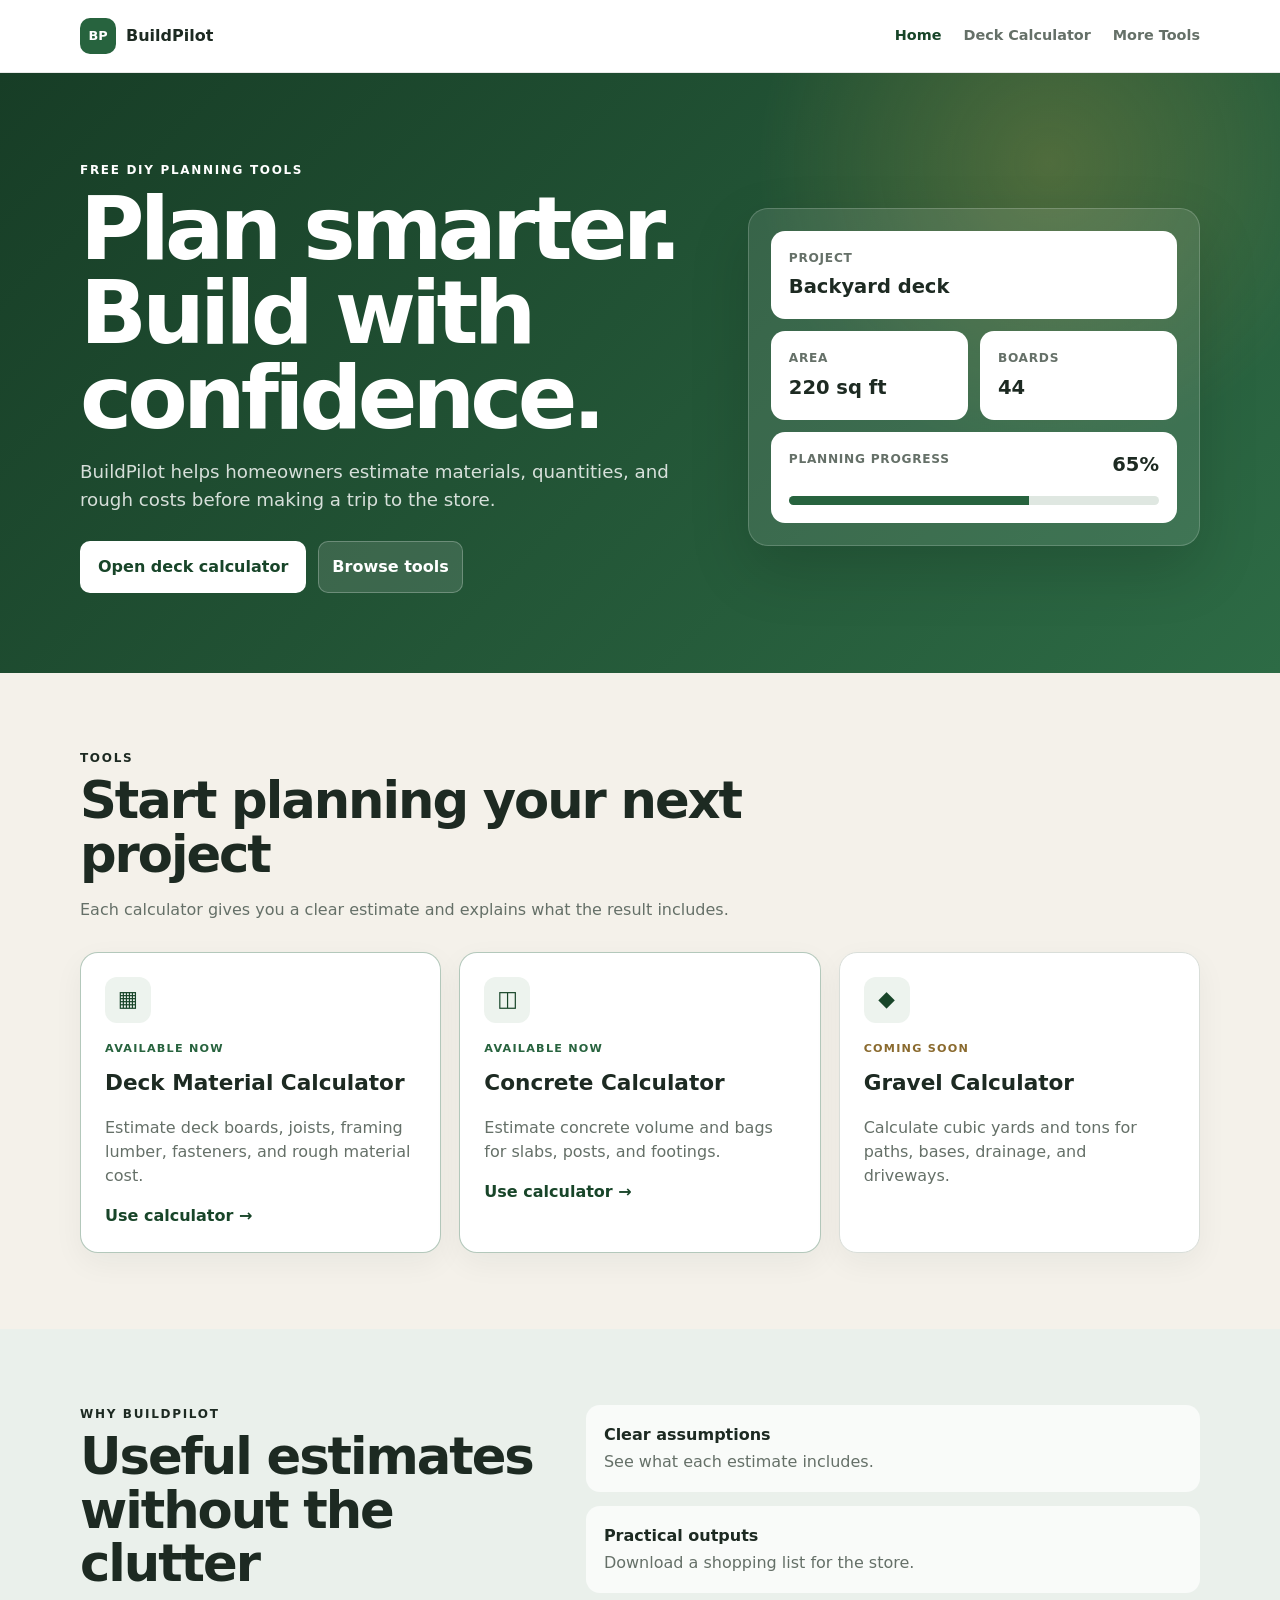
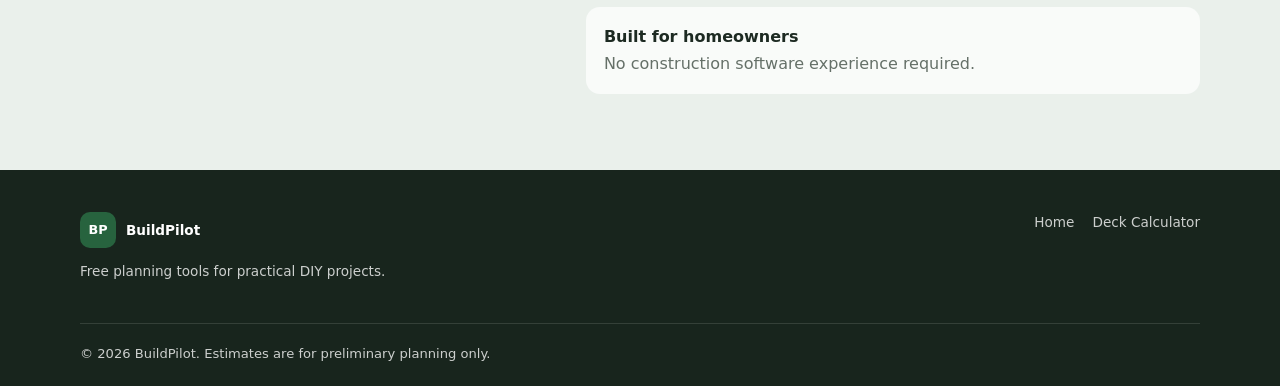
<file: index.html>
<!doctype html><html lang="en"><head><!-- Google tag (gtag.js) -->
<script async src="https://www.googletagmanager.com/gtag/js?id=G-7TGCF36H62"></script>
<script>
  window.dataLayer = window.dataLayer || [];
  function gtag(){dataLayer.push(arguments);}
  gtag('js', new Date());

  gtag('config', 'G-7TGCF36H62');
</script><meta charset="utf-8"><meta name="viewport" content="width=device-width,initial-scale=1"><meta name="description" content="BuildPilot provides free calculators and planning tools for DIY homeowners."><title>BuildPilot | Free DIY Project Calculators</title><link rel="stylesheet" href="styles.css"></head><body>
<header class="topbar"><div class="container nav-wrap"><a class="brand" href="index.html"><span class="brand-mark">BP</span><span>BuildPilot</span></a><nav class="main-nav"><a class="active" href="index.html">Home</a><a href="deck-calculator.html">Deck Calculator</a><a href="#tools">More Tools</a></nav></div></header>
<main><section class="hero"><div class="container hero-grid"><div><p class="eyebrow">FREE DIY PLANNING TOOLS</p><h1>Plan smarter.<br>Build with confidence.</h1><p class="hero-copy">BuildPilot helps homeowners estimate materials, quantities, and rough costs before making a trip to the store.</p><div class="button-row"><a class="primary-button link-button" href="deck-calculator.html">Open deck calculator</a><a class="secondary-button link-button" href="#tools">Browse tools</a></div></div><div class="hero-panel"><div class="mini-card"><span>Project</span><strong>Backyard deck</strong></div><div class="mini-grid"><div class="mini-card"><span>Area</span><strong>220 sq ft</strong></div><div class="mini-card"><span>Boards</span><strong>44</strong></div></div><div class="mini-card"><div class="progress-label"><span>Planning progress</span><strong>65%</strong></div><div class="progress-track"><span></span></div></div></div></div></section>
<section id="tools" class="section"><div class="container"><div class="section-heading"><p class="eyebrow">TOOLS</p><h2>Start planning your next project</h2><p>Each calculator gives you a clear estimate and explains what the result includes.</p></div><div class="tool-grid"><article class="tool-card featured-tool"><div class="tool-icon">▦</div><p class="status">AVAILABLE NOW</p><h3>Deck Material Calculator</h3><p>Estimate deck boards, joists, framing lumber, fasteners, and rough material cost.</p><a href="deck-calculator.html">Use calculator →</a></article><article class="tool-card featured-tool">
  <div class="tool-icon">◫</div>
  <p class="status">AVAILABLE NOW</p>
  <h3>Concrete Calculator</h3>
  <p>Estimate concrete volume and bags for slabs, posts, and footings.</p>
  <a href="concrete-calculator.html">Use calculator →</a>
</article><article class="tool-card"><div class="tool-icon">◆</div><p class="status coming">COMING SOON</p><h3>Gravel Calculator</h3><p>Calculate cubic yards and tons for paths, bases, drainage, and driveways.</p></article></div></div></section>
<section class="section soft-section"><div class="container trust-grid"><div><p class="eyebrow">WHY BUILDPILOT</p><h2>Useful estimates without the clutter</h2></div><div class="trust-list"><div><strong>Clear assumptions</strong><span>See what each estimate includes.</span></div><div><strong>Practical outputs</strong><span>Download a shopping list for the store.</span></div><div><strong>Built for homeowners</strong><span>No construction software experience required.</span></div></div></div></section></main>
<footer class="site-footer"><div class="container footer-grid"><div><a class="brand footer-brand" href="index.html"><span class="brand-mark">BP</span><span>BuildPilot</span></a><p>Free planning tools for practical DIY projects.</p></div><div class="footer-links"><a href="index.html">Home</a><a href="deck-calculator.html">Deck Calculator</a></div></div><div class="container copyright">© <span id="year"></span> BuildPilot. Estimates are for preliminary planning only.</div></footer><script>document.getElementById("year").textContent=new Date().getFullYear();</script></body></html>
</file>
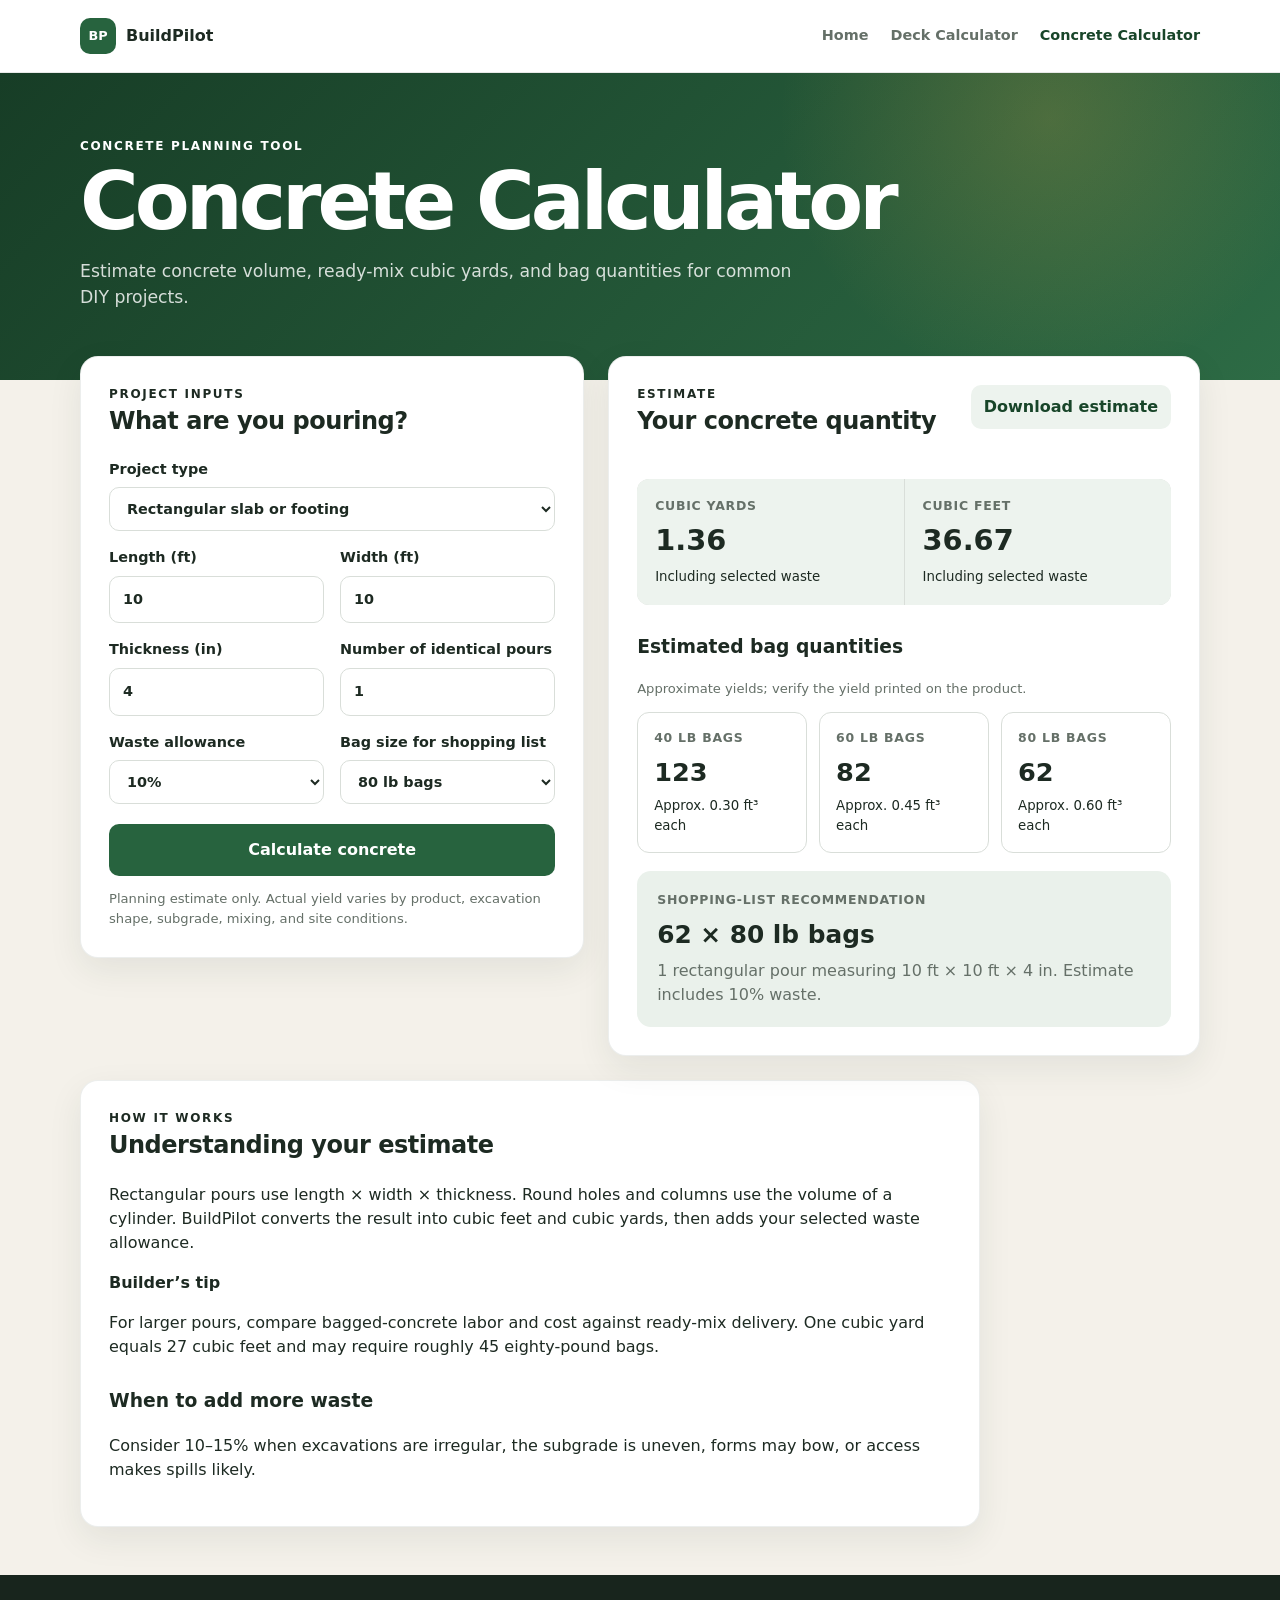
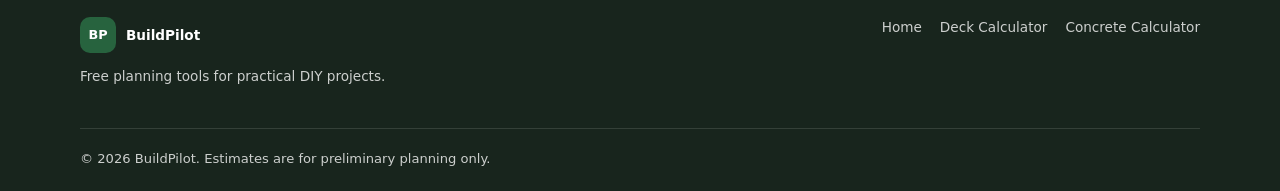
<file: concrete-calculator.html>
<!doctype html>
<html lang="en">
<head>
  <script async src="https://www.googletagmanager.com/gtag/js?id=G-7TGCF36H62"></script>
  <script>window.dataLayer=window.dataLayer||[];function gtag(){dataLayer.push(arguments);}gtag('js',new Date());gtag('config','G-7TGCF36H62');</script>
  <meta charset="utf-8"><meta name="viewport" content="width=device-width,initial-scale=1">
  <meta name="description" content="Estimate concrete volume, cubic yards, and bag quantities for slabs, footings, and round post holes.">
  <title>Concrete Calculator | BuildPilot</title>
  <link rel="stylesheet" href="styles.css"><link rel="stylesheet" href="concrete-styles.css">
</head>
<body>
<header class="topbar"><div class="container nav-wrap"><a class="brand" href="index.html"><span class="brand-mark">BP</span><span>BuildPilot</span></a><nav class="main-nav"><a href="index.html">Home</a><a href="deck-calculator.html">Deck Calculator</a><a class="active" href="concrete-calculator.html">Concrete Calculator</a></nav></div></header>
<main>
<section class="concrete-hero"><div class="container"><p class="eyebrow">CONCRETE PLANNING TOOL</p><h1>Concrete Calculator</h1><p>Estimate concrete volume, ready-mix cubic yards, and bag quantities for common DIY projects.</p></div></section>
<section class="container concrete-layout">
<section class="card"><p class="eyebrow">PROJECT INPUTS</p><h2>What are you pouring?</h2>
<form id="concrete-form">
<label>Project type<select id="projectType"><option value="slab" selected>Rectangular slab or footing</option><option value="round">Round post hole or column</option></select></label>
<div id="slabFields" class="input-panel"><div class="grid two-columns"><label>Length (ft)<input id="length" type="number" min="0.1" step="0.1" value="10"></label><label>Width (ft)<input id="width" type="number" min="0.1" step="0.1" value="10"></label><label>Thickness (in)<input id="thickness" type="number" min="0.5" step="0.25" value="4"></label><label>Number of identical pours<input id="slabQuantity" type="number" min="1" step="1" value="1"></label></div></div>
<div id="roundFields" class="input-panel hidden"><div class="grid two-columns"><label>Diameter (in)<input id="diameter" type="number" min="1" step="0.5" value="12"></label><label>Depth (in)<input id="depth" type="number" min="1" step="0.5" value="36"></label><label>Number of holes or columns<input id="roundQuantity" type="number" min="1" step="1" value="4"></label></div></div>
<div class="grid two-columns options-grid"><label>Waste allowance<select id="waste"><option value="0.05">5%</option><option value="0.10" selected>10%</option><option value="0.15">15%</option></select></label><label>Bag size for shopping list<select id="preferredBag"><option value="40">40 lb bags</option><option value="60">60 lb bags</option><option value="80" selected>80 lb bags</option></select></label></div>
<button class="primary-button" type="submit">Calculate concrete</button></form>
<p class="disclaimer">Planning estimate only. Actual yield varies by product, excavation shape, subgrade, mixing, and site conditions.</p></section>
<section class="card results-card" aria-live="polite"><div class="results-heading"><div><p class="eyebrow">ESTIMATE</p><h2>Your concrete quantity</h2></div><button id="downloadButton" class="secondary-button" type="button">Download estimate</button></div>
<div class="concrete-summary"><div><span>Cubic yards</span><strong id="cubicYards">—</strong><small>Including selected waste</small></div><div><span>Cubic feet</span><strong id="cubicFeet">—</strong><small>Including selected waste</small></div></div>
<h3>Estimated bag quantities</h3><p class="muted">Approximate yields; verify the yield printed on the product.</p>
<div class="bag-grid"><article><span>40 lb bags</span><strong id="bags40">—</strong><small>Approx. 0.30 ft³ each</small></article><article><span>60 lb bags</span><strong id="bags60">—</strong><small>Approx. 0.45 ft³ each</small></article><article><span>80 lb bags</span><strong id="bags80">—</strong><small>Approx. 0.60 ft³ each</small></article></div>
<div class="recommendation-box"><span>Shopping-list recommendation</span><strong id="preferredResult">—</strong><p id="projectSummary"></p></div></section>
</section>
<section class="container content-section"><div class="card concrete-content"><p class="eyebrow">HOW IT WORKS</p><h2>Understanding your estimate</h2><p>Rectangular pours use length × width × thickness. Round holes and columns use the volume of a cylinder. BuildPilot converts the result into cubic feet and cubic yards, then adds your selected waste allowance.</p><div class="tip-box"><strong>Builder’s tip</strong><p>For larger pours, compare bagged-concrete labor and cost against ready-mix delivery. One cubic yard equals 27 cubic feet and may require roughly 45 eighty-pound bags.</p></div><h3>When to add more waste</h3><p>Consider 10–15% when excavations are irregular, the subgrade is uneven, forms may bow, or access makes spills likely.</p></div></section>
</main>
<footer class="site-footer"><div class="container footer-grid"><div><a class="brand footer-brand" href="index.html"><span class="brand-mark">BP</span><span>BuildPilot</span></a><p>Free planning tools for practical DIY projects.</p></div><div class="footer-links"><a href="index.html">Home</a><a href="deck-calculator.html">Deck Calculator</a><a href="concrete-calculator.html">Concrete Calculator</a></div></div><div class="container copyright">© <span id="year"></span> BuildPilot. Estimates are for preliminary planning only.</div></footer>
<script src="concrete.js"></script></body></html>
</file>
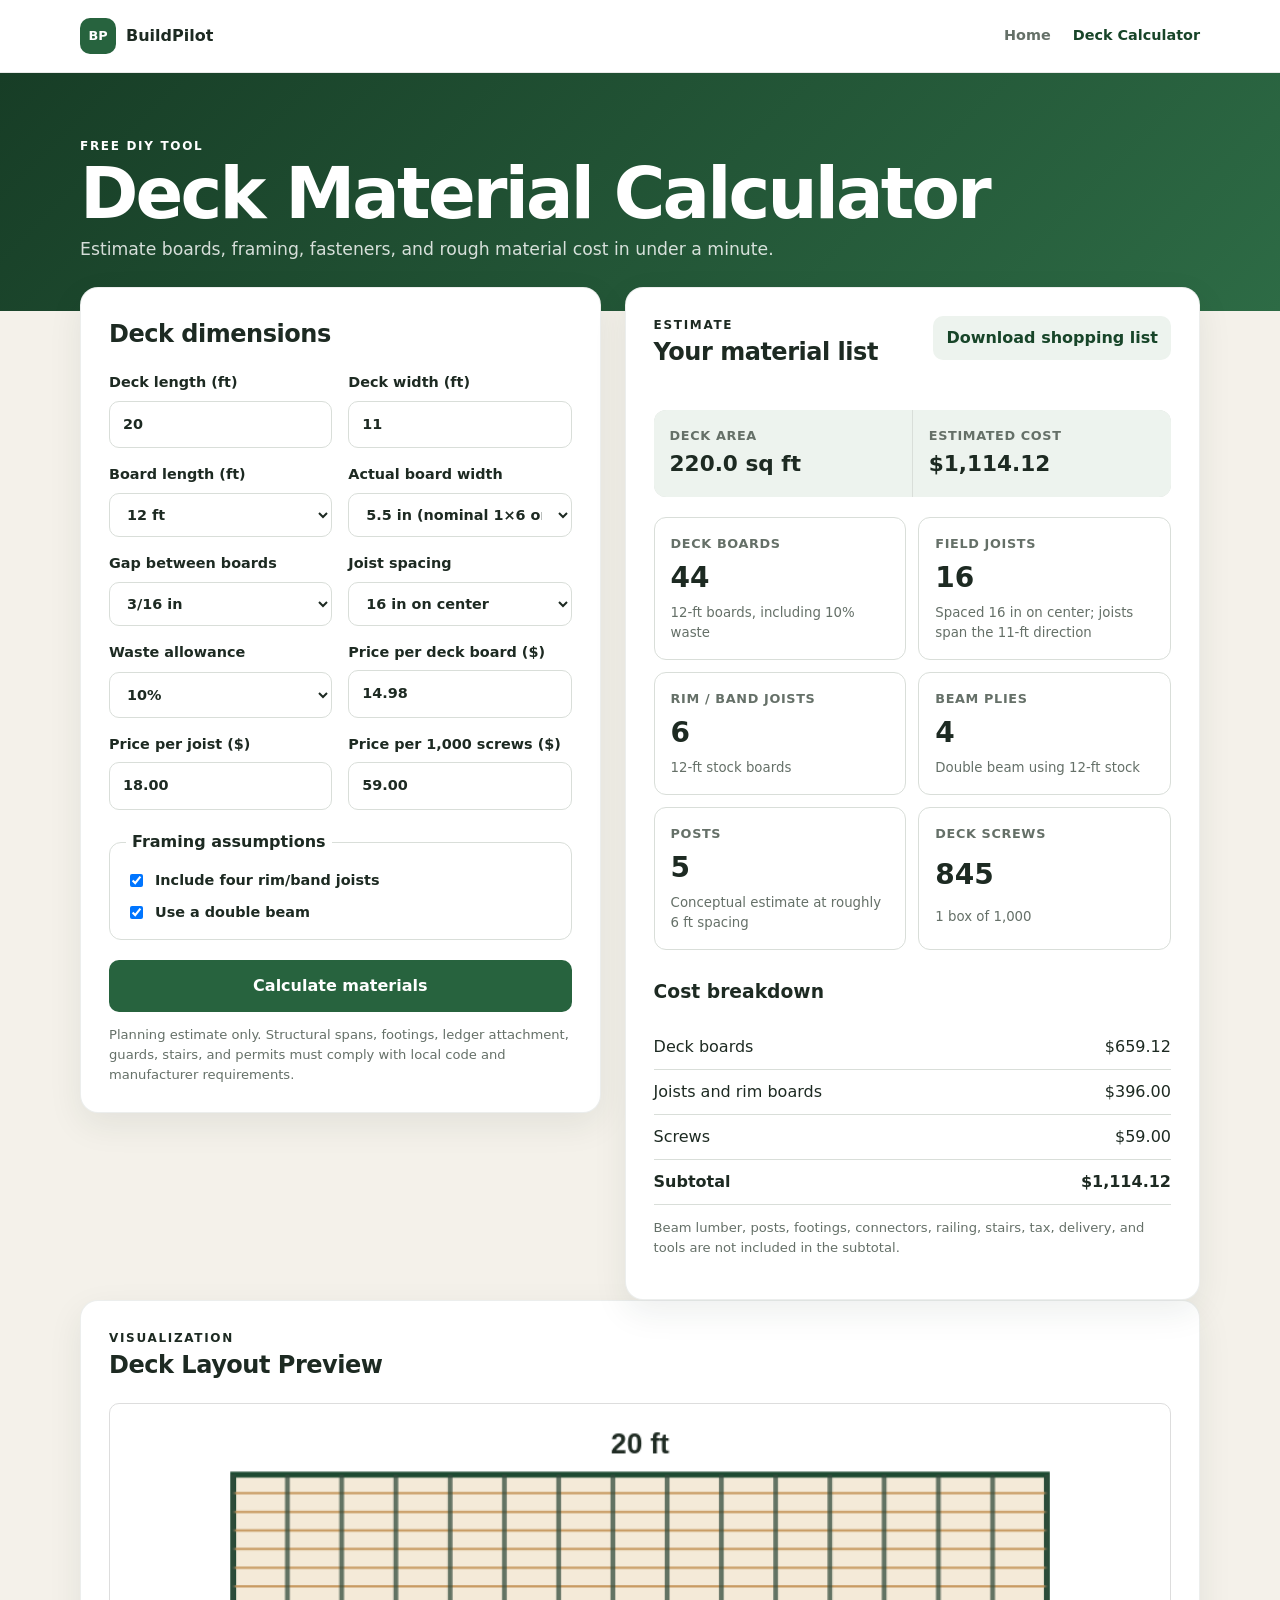
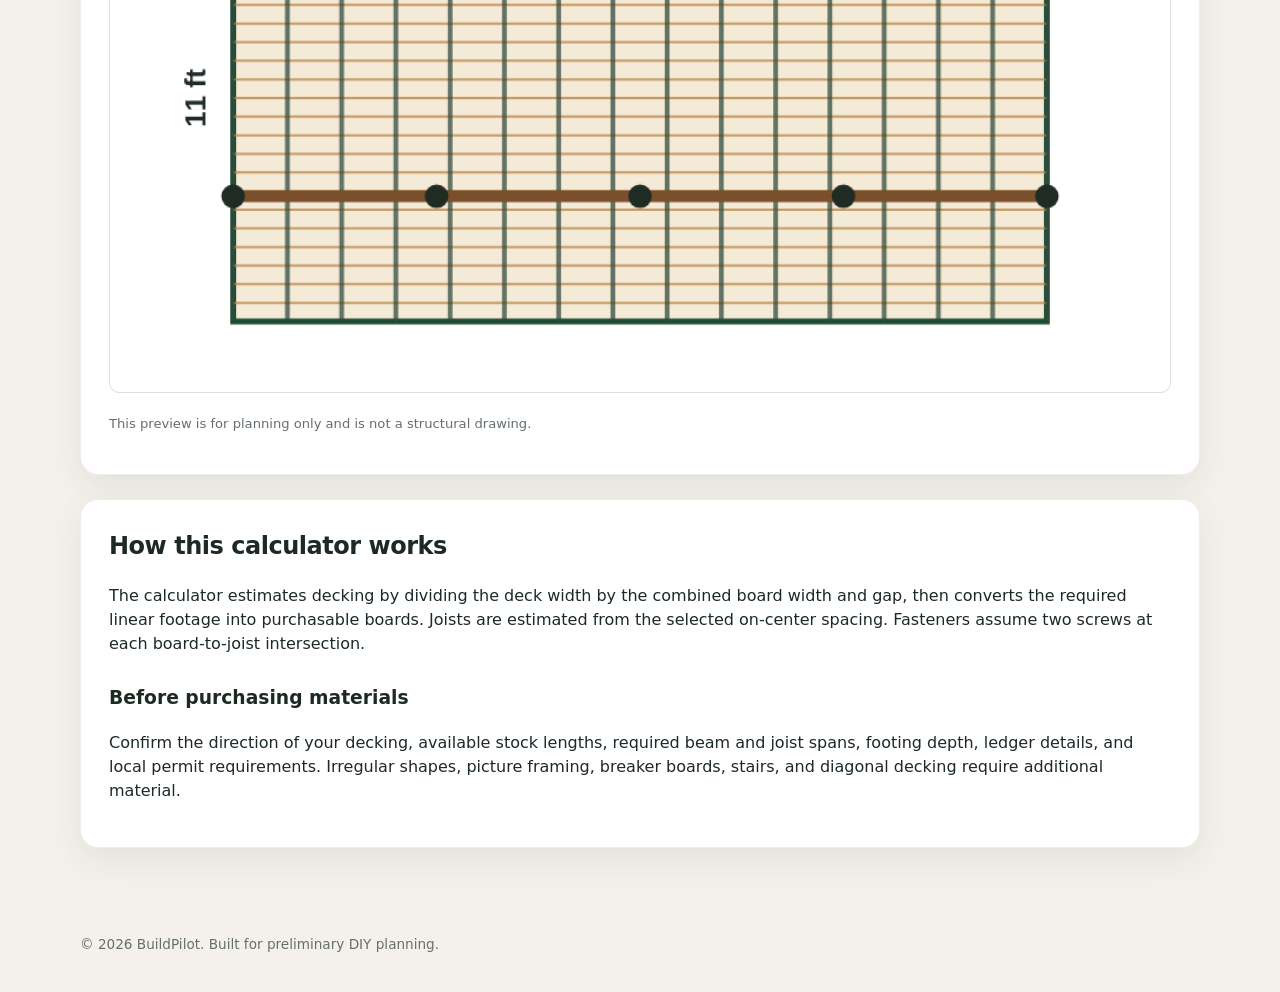
<file: deck-calculator.html>
<!DOCTYPE html>
<html lang="en">
<head>
  <!-- Google tag (gtag.js) -->
<script async src="https://www.googletagmanager.com/gtag/js?id=G-7TGCF36H62"></script>
<script>
  window.dataLayer = window.dataLayer || [];
  function gtag(){dataLayer.push(arguments);}
  gtag('js', new Date());

  gtag('config', 'G-7TGCF36H62');
</script>
  <meta charset="UTF-8" />
  <meta name="viewport" content="width=device-width, initial-scale=1.0" />
  <meta name="description" content="Free deck material calculator for estimating deck boards, joists, beams, posts, screws, and project cost." />
  <title>Deck Material Calculator | BuildPilot</title>
  <link rel="stylesheet" href="styles.css" />
</head>
<body>
  <header class="topbar"><div class="container nav-wrap"><a class="brand" href="index.html"><span class="brand-mark">BP</span><span>BuildPilot</span></a><nav class="main-nav"><a href="index.html">Home</a><a class="active" href="deck-calculator.html">Deck Calculator</a></nav></div></header><header class="site-header">
    <div class="container">
      <p class="eyebrow">FREE DIY TOOL</p>
      <h1>Deck Material Calculator</h1>
      <p class="subtitle">Estimate boards, framing, fasteners, and rough material cost in under a minute.</p>
    </div>
  </header>

  <main class="container layout">
    <section class="card calculator-card" aria-labelledby="calculator-heading">
      <h2 id="calculator-heading">Deck dimensions</h2>

      <form id="deck-form">
        <div class="grid two-columns">
          <label>
            Deck length (ft)
            <input id="deckLength" type="number" min="1" step="0.1" value="20" required />
          </label>

          <label>
            Deck width (ft)
            <input id="deckWidth" type="number" min="1" step="0.1" value="11" required />
          </label>

          <label>
            Board length (ft)
            <select id="boardLength">
              <option value="8">8 ft</option>
              <option value="10">10 ft</option>
              <option value="12" selected>12 ft</option>
              <option value="16">16 ft</option>
              <option value="20">20 ft</option>
            </select>
          </label>

          <label>
            Actual board width
            <select id="boardWidth">
              <option value="5.5" selected>5.5 in (nominal 1×6 or 5/4×6)</option>
              <option value="3.5">3.5 in (nominal 1×4)</option>
            </select>
          </label>

          <label>
            Gap between boards
            <select id="boardGap">
              <option value="0.125">1/8 in</option>
              <option value="0.1875" selected>3/16 in</option>
              <option value="0.25">1/4 in</option>
            </select>
          </label>

          <label>
            Joist spacing
            <select id="joistSpacing">
              <option value="12">12 in on center</option>
              <option value="16" selected>16 in on center</option>
              <option value="24">24 in on center</option>
            </select>
          </label>

          <label>
            Waste allowance
            <select id="waste">
              <option value="0.05">5%</option>
              <option value="0.10" selected>10%</option>
              <option value="0.15">15%</option>
              <option value="0.20">20%</option>
            </select>
          </label>

          <label>
            Price per deck board ($)
            <input id="boardPrice" type="number" min="0" step="0.01" value="14.98" />
          </label>

          <label>
            Price per joist ($)
            <input id="joistPrice" type="number" min="0" step="0.01" value="18.00" />
          </label>

          <label>
            Price per 1,000 screws ($)
            <input id="screwPrice" type="number" min="0" step="0.01" value="59.00" />
          </label>
        </div>

        <fieldset>
          <legend>Framing assumptions</legend>
          <div class="checkbox-row">
            <label class="checkbox-label">
              <input id="includeRimJoists" type="checkbox" checked />
              Include four rim/band joists
            </label>
            <label class="checkbox-label">
              <input id="doubleBeam" type="checkbox" checked />
              Use a double beam
            </label>
          </div>
        </fieldset>

        <button type="submit" class="primary-button">Calculate materials</button>
      </form>

      <p class="disclaimer">
        Planning estimate only. Structural spans, footings, ledger attachment, guards, stairs, and permits must comply with local code and manufacturer requirements.
      </p>
    </section>

    <section class="card results-card" aria-live="polite">
      <div class="results-heading">
        <div>
          <p class="eyebrow">ESTIMATE</p>
          <h2>Your material list</h2>
        </div>
        <button id="downloadButton" class="secondary-button" type="button">Download shopping list</button>
      </div>

      <div class="summary-strip">
        <div>
          <span>Deck area</span>
          <strong id="deckArea">220 sq ft</strong>
        </div>
        <div>
          <span>Estimated cost</span>
          <strong id="estimatedCost">$0</strong>
        </div>
      </div>

      <div class="result-grid">
        <article class="result-item">
          <span>Deck boards</span>
          <strong id="deckBoards">—</strong>
          <small id="deckBoardsDetail"></small>
        </article>

        <article class="result-item">
          <span>Field joists</span>
          <strong id="joists">—</strong>
          <small id="joistsDetail"></small>
        </article>

        <article class="result-item">
          <span>Rim / band joists</span>
          <strong id="rimJoists">—</strong>
          <small id="rimJoistsDetail"></small>
        </article>

        <article class="result-item">
          <span>Beam plies</span>
          <strong id="beamBoards">—</strong>
          <small id="beamBoardsDetail"></small>
        </article>

        <article class="result-item">
          <span>Posts</span>
          <strong id="posts">—</strong>
          <small>Conceptual estimate at roughly 6 ft spacing</small>
        </article>

        <article class="result-item">
          <span>Deck screws</span>
          <strong id="screws">—</strong>
          <small id="screwsDetail"></small>
        </article>
      </div>

      <div class="cost-breakdown">
        <h3>Cost breakdown</h3>
        <table>
          <tbody>
            <tr>
              <td>Deck boards</td>
              <td id="boardCost">$0.00</td>
            </tr>
            <tr>
              <td>Joists and rim boards</td>
              <td id="joistCost">$0.00</td>
            </tr>
            <tr>
              <td>Screws</td>
              <td id="screwCost">$0.00</td>
            </tr>
            <tr class="total-row">
              <td>Subtotal</td>
              <td id="subtotal">$0.00</td>
            </tr>
          </tbody>
        </table>
        <p class="muted">Beam lumber, posts, footings, connectors, railing, stairs, tax, delivery, and tools are not included in the subtotal.</p>
      </div>
    </section>
  </main>
  <section class="container">
    <div class="card">
        <p class="eyebrow">VISUALIZATION</p>
        <h2>Deck Layout Preview</h2>

        <canvas
            id="deckCanvas"
            width="900"
            height="500"
            style="width:100%; border:1px solid #ddd; border-radius:10px;">
        </canvas>

        <p class="muted">
            This preview is for planning only and is not a structural drawing.
        </p>
    </div>
</section>
  <section class="container content-section">
    <div class="card">
      <h2>How this calculator works</h2>
      <p>
        The calculator estimates decking by dividing the deck width by the combined board width and gap, then converts the required linear footage into purchasable boards. Joists are estimated from the selected on-center spacing. Fasteners assume two screws at each board-to-joist intersection.
      </p>
      <h3>Before purchasing materials</h3>
      <p>
        Confirm the direction of your decking, available stock lengths, required beam and joist spans, footing depth, ledger details, and local permit requirements. Irregular shapes, picture framing, breaker boards, stairs, and diagonal decking require additional material.
      </p>
    </div>
  </section>

  <footer>
    <div class="container">
      <p>© <span id="year"></span> BuildPilot. Built for preliminary DIY planning.</p>
    </div>
  </footer>

  <script src="script.js"></script>
</body>
</html>
</file>
<file: styles.css>
:root {
  --background: #f4f1ea;
  --surface: #ffffff;
  --text: #1d2a22;
  --muted: #657068;
  --accent: #27633e;
  --accent-dark: #184529;
  --border: #d9ded9;
  --soft: #edf3ee;
  --shadow: 0 12px 34px rgba(25, 45, 32, 0.08);
  font-family: Inter, ui-sans-serif, system-ui, -apple-system, BlinkMacSystemFont, "Segoe UI", sans-serif;
}

* {
  box-sizing: border-box;
}

body {
  margin: 0;
  color: var(--text);
  background: var(--background);
  line-height: 1.5;
}

.container {
  width: min(1120px, calc(100% - 32px));
  margin: 0 auto;
}

.site-header {
  padding: 64px 0 48px;
  background: linear-gradient(135deg, #173d26, #2d6b45);
  color: white;
}

.site-header h1 {
  margin: 4px 0 8px;
  font-size: clamp(2.2rem, 6vw, 4.4rem);
  line-height: 1;
  letter-spacing: -0.04em;
}

.subtitle {
  max-width: 700px;
  margin: 0;
  color: rgba(255,255,255,.82);
  font-size: 1.08rem;
}

.eyebrow {
  margin: 0;
  font-size: .75rem;
  font-weight: 800;
  letter-spacing: .14em;
}

.layout {
  display: grid;
  grid-template-columns: minmax(0, 0.95fr) minmax(0, 1.05fr);
  gap: 24px;
  align-items: start;
  margin-top: -24px;
}

.card {
  background: var(--surface);
  border: 1px solid rgba(20, 40, 28, .08);
  border-radius: 18px;
  box-shadow: var(--shadow);
  padding: 28px;
}

h2 {
  margin-top: 0;
  letter-spacing: -0.02em;
}

h3 {
  margin-top: 28px;
}

.grid {
  display: grid;
  gap: 16px;
}

.two-columns {
  grid-template-columns: repeat(2, minmax(0, 1fr));
}

label {
  display: grid;
  gap: 7px;
  font-size: .9rem;
  font-weight: 700;
}

input, select {
  width: 100%;
  padding: 12px 13px;
  border: 1px solid var(--border);
  border-radius: 10px;
  background: white;
  color: var(--text);
  font: inherit;
}

input:focus, select:focus {
  outline: 3px solid rgba(39, 99, 62, .16);
  border-color: var(--accent);
}

fieldset {
  margin: 20px 0;
  border: 1px solid var(--border);
  border-radius: 12px;
  padding: 16px;
}

legend {
  padding: 0 6px;
  font-weight: 800;
}

.checkbox-row {
  display: grid;
  gap: 10px;
}

.checkbox-label {
  display: flex;
  align-items: center;
  gap: 9px;
  font-weight: 600;
}

.checkbox-label input {
  width: auto;
}

.primary-button, .secondary-button {
  appearance: none;
  border: 0;
  border-radius: 10px;
  cursor: pointer;
  font: inherit;
  font-weight: 800;
}

.primary-button {
  width: 100%;
  padding: 14px 18px;
  background: var(--accent);
  color: white;
}

.primary-button:hover {
  background: var(--accent-dark);
}

.secondary-button {
  padding: 10px 13px;
  background: var(--soft);
  color: var(--accent-dark);
}

.disclaimer, .muted {
  color: var(--muted);
  font-size: .82rem;
}

.disclaimer {
  margin-bottom: 0;
}

.results-heading {
  display: flex;
  justify-content: space-between;
  gap: 16px;
  align-items: start;
}

.summary-strip {
  display: grid;
  grid-template-columns: 1fr 1fr;
  gap: 1px;
  overflow: hidden;
  border-radius: 12px;
  background: var(--border);
  margin: 20px 0;
}

.summary-strip div {
  display: grid;
  gap: 3px;
  padding: 16px;
  background: var(--soft);
}

.summary-strip span, .result-item span {
  color: var(--muted);
  font-size: .8rem;
  font-weight: 700;
  text-transform: uppercase;
  letter-spacing: .05em;
}

.summary-strip strong {
  font-size: 1.35rem;
}

.result-grid {
  display: grid;
  grid-template-columns: repeat(2, minmax(0, 1fr));
  gap: 12px;
}

.result-item {
  display: grid;
  gap: 4px;
  min-height: 118px;
  padding: 16px;
  border: 1px solid var(--border);
  border-radius: 12px;
}

.result-item strong {
  font-size: 1.75rem;
}

.result-item small {
  color: var(--muted);
}

.cost-breakdown table {
  width: 100%;
  border-collapse: collapse;
}

.cost-breakdown td {
  padding: 10px 0;
  border-bottom: 1px solid var(--border);
}

.cost-breakdown td:last-child {
  text-align: right;
  font-variant-numeric: tabular-nums;
}

.total-row {
  font-weight: 900;
}

.content-section {
  margin-top: 24px;
  margin-bottom: 48px;
}

footer {
  padding: 24px 0;
  color: var(--muted);
  font-size: .85rem;
}

@media (max-width: 820px) {
  .layout {
    grid-template-columns: 1fr;
  }
}

@media (max-width: 560px) {
  .two-columns,
  .result-grid {
    grid-template-columns: 1fr;
  }

  .results-heading {
    display: grid;
  }

  .secondary-button {
    width: 100%;
  }

  .card {
    padding: 20px;
  }
}

/* BuildPilot homepage */
.topbar{position:sticky;top:0;z-index:20;background:rgba(255,255,255,.96);border-bottom:1px solid rgba(29,42,34,.1);backdrop-filter:blur(12px)}.nav-wrap{min-height:72px;display:flex;align-items:center;justify-content:space-between;gap:24px}.brand{display:inline-flex;align-items:center;gap:10px;text-decoration:none;color:var(--text);font-weight:900}.brand-mark{width:36px;height:36px;display:inline-grid;place-items:center;border-radius:10px;background:var(--accent);color:#fff;font-size:.8rem}.main-nav{display:flex;gap:22px}.main-nav a{color:var(--muted);text-decoration:none;font-size:.9rem;font-weight:800}.main-nav a:hover,.main-nav a.active{color:var(--accent-dark)}.hero{padding:88px 0 80px;color:#fff;background:radial-gradient(circle at 82% 15%,rgba(215,169,72,.24),transparent 25%),linear-gradient(135deg,#173d26,#2d6b45)}.hero-grid{display:grid;grid-template-columns:1.15fr .85fr;gap:56px;align-items:center}.hero h1{margin:8px 0 18px;font-size:clamp(2.8rem,7vw,5.5rem);line-height:.96;letter-spacing:-.055em}.hero-copy{max-width:650px;margin:0;color:rgba(255,255,255,.82);font-size:1.14rem}.button-row{display:flex;flex-wrap:wrap;gap:12px;margin-top:28px}.link-button{width:auto;display:inline-flex;justify-content:center;align-items:center;text-decoration:none}.hero .primary-button{background:#fff;color:var(--accent-dark)}.hero .secondary-button{color:#fff;background:rgba(255,255,255,.12);border:1px solid rgba(255,255,255,.25)}.hero-panel{padding:22px;border:1px solid rgba(255,255,255,.18);border-radius:20px;background:rgba(255,255,255,.1);box-shadow:0 24px 60px rgba(0,0,0,.15)}.mini-grid{display:grid;grid-template-columns:1fr 1fr;gap:12px;margin:12px 0}.mini-card{display:grid;gap:5px;padding:18px;border-radius:14px;background:#fff;color:var(--text)}.mini-card span{color:var(--muted);font-size:.76rem;font-weight:800;letter-spacing:.06em;text-transform:uppercase}.mini-card strong{font-size:1.22rem}.progress-label{display:flex;justify-content:space-between}.progress-track{height:9px;margin-top:12px;overflow:hidden;border-radius:999px;background:#dfe7e1}.progress-track span{display:block;width:65%;height:100%;background:var(--accent)}.section{padding:76px 0}.section-heading{max-width:720px;margin-bottom:30px}.section-heading h2,.trust-grid h2{margin:7px 0 10px;font-size:clamp(2rem,4vw,3.2rem);line-height:1.05;letter-spacing:-.04em}.section-heading p:last-child,.trust-list span{color:var(--muted)}.tool-grid{display:grid;grid-template-columns:repeat(3,minmax(0,1fr));gap:18px}.tool-card{min-height:260px;padding:24px;border:1px solid var(--border);border-radius:18px;background:var(--surface);box-shadow:0 10px 30px rgba(25,45,32,.05)}.tool-card h3{margin:10px 0 9px;font-size:1.35rem}.tool-card p{color:var(--muted)}.tool-card a{color:var(--accent-dark);font-weight:900;text-decoration:none}.featured-tool{border-color:rgba(39,99,62,.35)}.tool-icon{width:46px;height:46px;display:grid;place-items:center;border-radius:12px;background:var(--soft);color:var(--accent-dark);font-size:1.35rem}.status{margin:18px 0 0;color:var(--accent)!important;font-size:.7rem;font-weight:900;letter-spacing:.11em}.status.coming{color:#8a6a2e!important}.soft-section{background:#eaf0eb}.trust-grid{display:grid;grid-template-columns:.85fr 1.15fr;gap:52px}.trust-list{display:grid;gap:14px}.trust-list div{display:grid;gap:3px;padding:18px;border-radius:14px;background:rgba(255,255,255,.72)}.site-footer{padding:42px 0 22px;color:rgba(255,255,255,.78);background:#18251d}.footer-grid{display:flex;justify-content:space-between;gap:28px}.footer-brand{color:#fff}.footer-links{display:flex;gap:18px}.footer-links a{color:inherit;text-decoration:none}.copyright{margin-top:28px;padding-top:20px;border-top:1px solid rgba(255,255,255,.12);font-size:.82rem}@media(max-width:860px){.hero-grid,.tool-grid,.trust-grid{grid-template-columns:1fr}}@media(max-width:620px){.nav-wrap{align-items:flex-start;padding:16px 0}.main-nav{display:grid;gap:7px;justify-items:end}.hero{padding-top:60px}.footer-grid{display:grid}}
</file>
<file: concrete-styles.css>
.concrete-hero{padding:64px 0 52px;color:#fff;background:radial-gradient(circle at 82% 15%,rgba(215,169,72,.22),transparent 25%),linear-gradient(135deg,#173d26,#2d6b45)}.concrete-hero h1{margin:8px 0 14px;font-size:clamp(2.7rem,7vw,5rem);line-height:.98;letter-spacing:-.05em}.concrete-hero p:last-child{max-width:720px;color:rgba(255,255,255,.82);font-size:1.08rem}.concrete-layout{display:grid;grid-template-columns:minmax(0,.92fr) minmax(0,1.08fr);gap:24px;align-items:start;margin-top:-24px}.input-panel{margin-top:16px}.hidden{display:none}.options-grid{margin-top:16px;margin-bottom:20px}.concrete-summary{display:grid;grid-template-columns:1fr 1fr;gap:1px;overflow:hidden;margin:20px 0;border-radius:12px;background:var(--border)}.concrete-summary>div{display:grid;gap:4px;padding:18px;background:var(--soft)}.concrete-summary span,.bag-grid span,.recommendation-box span{color:var(--muted);font-size:.78rem;font-weight:800;letter-spacing:.06em;text-transform:uppercase}.concrete-summary strong{font-size:1.8rem}.bag-grid{display:grid;grid-template-columns:repeat(3,minmax(0,1fr));gap:12px}.bag-grid article{display:grid;gap:5px;padding:16px;border:1px solid var(--border);border-radius:12px}.bag-grid strong{font-size:1.6rem}.recommendation-box{display:grid;gap:6px;margin-top:18px;padding:20px;border-radius:14px;background:#eaf1eb}.recommendation-box strong{font-size:1.55rem}.recommendation-box p{margin:0;color:var(--muted)}.concrete-content{max-width:900px}@media(max-width:860px){.concrete-layout{grid-template-columns:1fr}}@media(max-width:620px){.concrete-summary,.bag-grid{grid-template-columns:1fr}}
</file>
